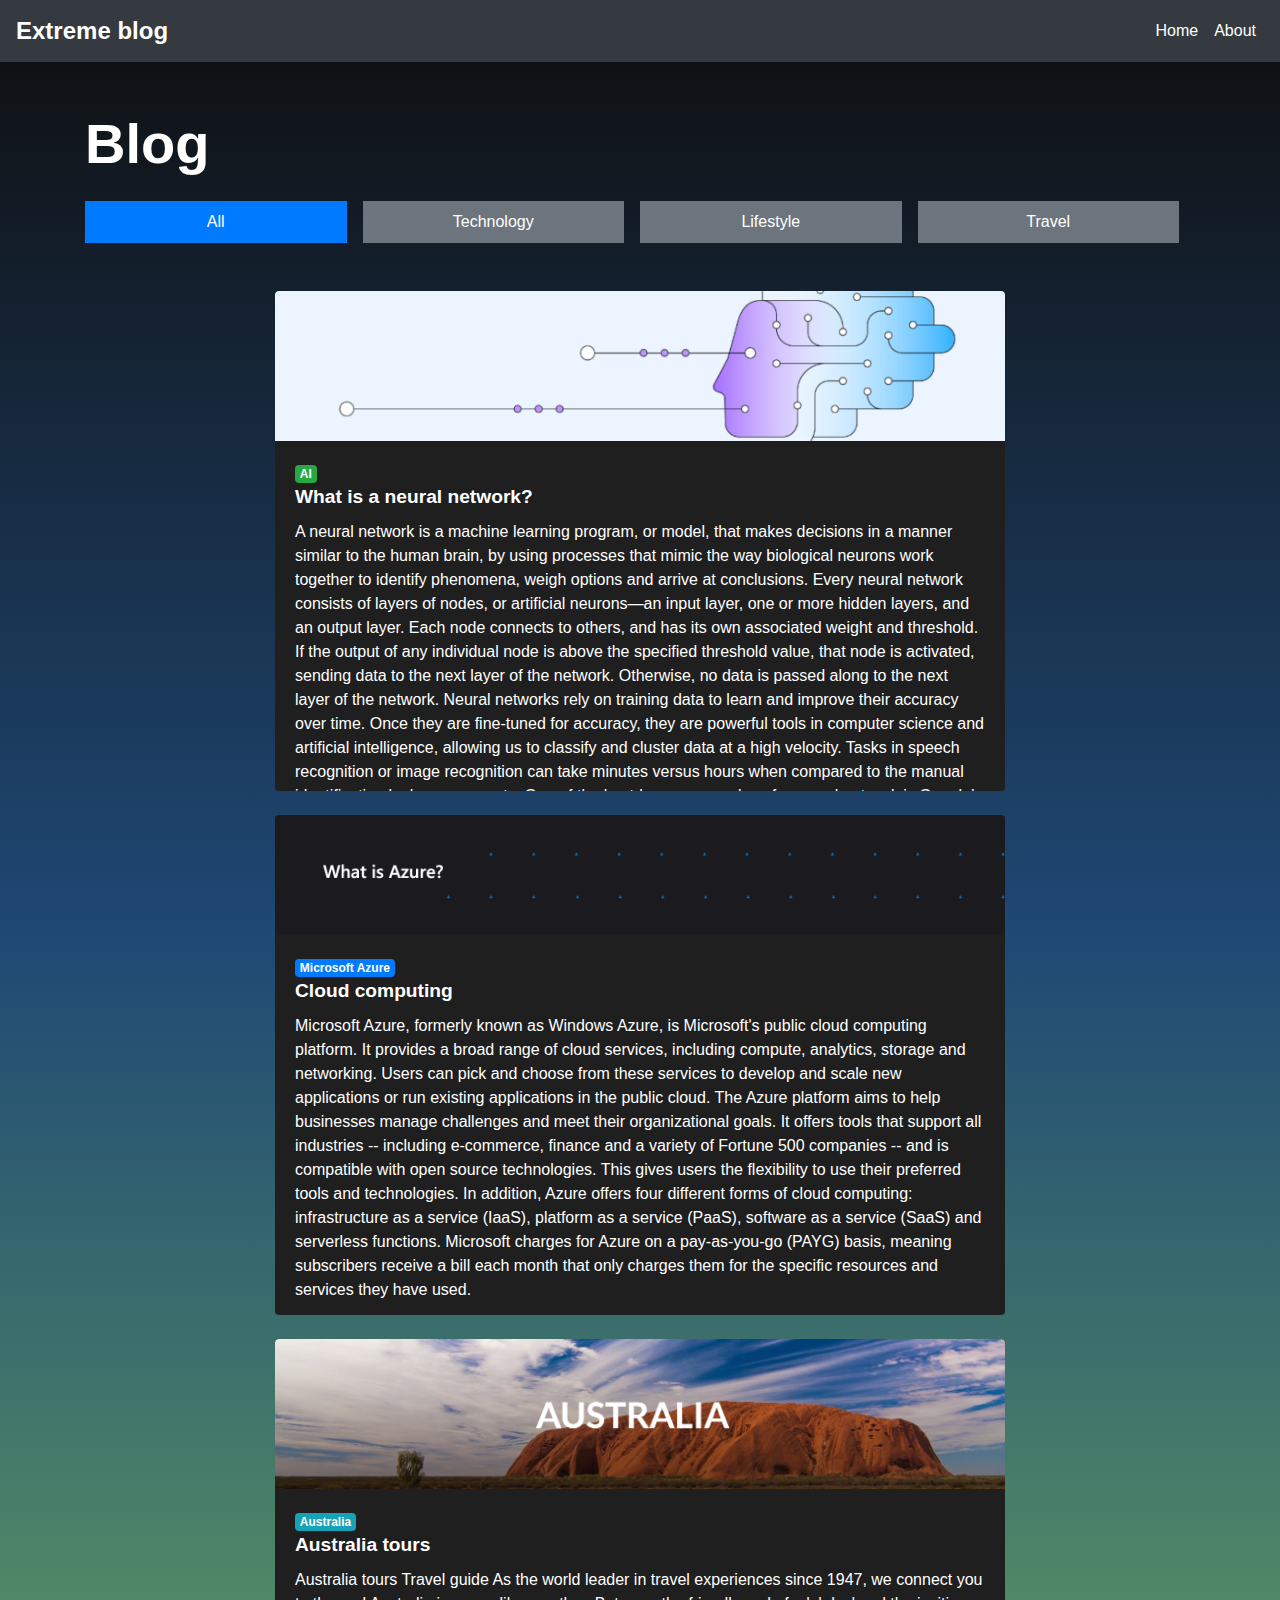
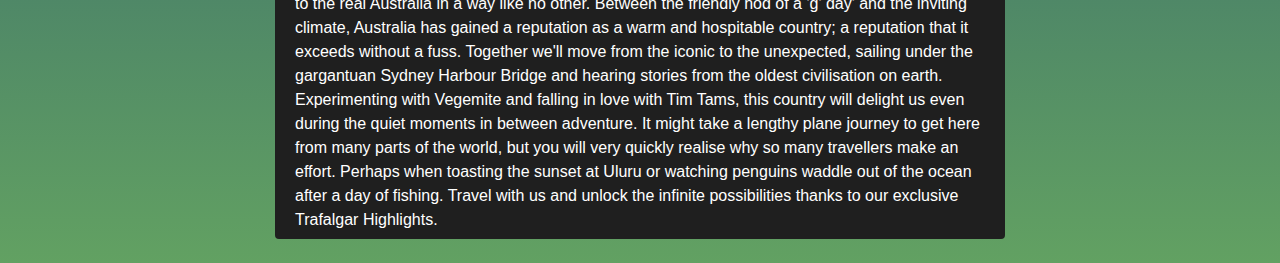
<file: index.html>
<!DOCTYPE html>
<html lang="en">
    <head>
        <meta charset="UTF-8">
        <meta name="viewport" content="width=device-width, initial-scale=1.0">
        <title>Blog</title>
        <link rel="icon" href="/images/logo.png" type="image/x-icon"> <!-- Assuming favicon.ico is in the root directory -->
        <link href="https://stackpath.bootstrapcdn.com/bootstrap/4.5.2/css/bootstrap.min.css" rel="stylesheet">
        <link rel="stylesheet" href="css/styles.css">
    </head>
<body>
    <nav class="navbar navbar-expand-lg navbar-dark bg-dark">
        <a class="navbar-brand" href="#">Extreme blog</a>
        <button class="navbar-toggler" type="button" data-toggle="collapse" data-target="#navbarNav" aria-controls="navbarNav" aria-expanded="false" aria-label="Toggle navigation">
            <span class="navbar-toggler-icon"></span>
        </button>
        <div class="collapse navbar-collapse" id="navbarNav">
            <ul class="navbar-nav ml-auto">
                <li class="nav-item active">
                    <a class="nav-link" href="#">Home</a>
                </li>
                <li class="nav-item">
                    <a class="nav-link" href="/about.html">About</a>
                </li>
            </ul>
        </div>
    </nav>

    <div class="container mt-5">
        <h1 class="display-4 text-white">Blog</h1>
        <nav class="nav nav-pills nav-justified mt-4">
            <a class="nav-link btn btn-primary" href="#">All</a>
            <a class="nav-link btn btn-secondary" href="#">Technology</a>
            <a class="nav-link btn btn-secondary" href="#">Lifestyle</a>
            <a class="nav-link btn btn-secondary" href="#">Travel</a>
        </nav>

        <div class="mt-5 row justify-content-center mb-10">
            <div class="col-md-8">
                <div class="card mb-4">
                    <img src="images/n.png" class="card-img-top" alt="...">
                    <div class="card-body">
                        <span class="badge badge-success">AI</span>
                        <h5 class="card-title">What is a neural network?</h5>
                        <p>A neural network is a machine learning program, or model, that makes decisions in a manner similar to the human brain, by using processes that mimic the way biological neurons work together to identify phenomena, weigh options and arrive at conclusions.
                            Every neural network consists of layers of nodes, or artificial neurons—an input layer, one or more hidden layers, and an output layer. Each node connects to others, and has its own associated weight and threshold. If the output of any individual node is above the specified threshold value, that node is activated, sending data to the next layer of the network. Otherwise, no data is passed along to the next layer of the network.
                            Neural networks rely on training data to learn and improve their accuracy over time. Once they are fine-tuned for accuracy, they are powerful tools in computer science and artificial intelligence, allowing us to classify and cluster data at a high velocity. Tasks in speech recognition or image recognition can take minutes versus hours when compared to the manual identification by human experts.
                            One of the best-known examples of a neural network is Google’s search algorithm.
                            Neural networks are sometimes called artificial neural networks (ANNs) or simulated neural networks (SNNs). They are a subset of machine learning, and at the heart of deep learning models.
                        </p>
                        <p class="card-text">04/09/23 · IBM</p>
                    </div>
                </div>
            </div>
            <div class="col-md-8">
                <div class="card mb-4">
                    <img src="images/s.png" class="card-img-top" alt="...">
                    <div class="card-body">
                        <span class="badge badge-primary">Microsoft Azure</span>
                        <h5 class="card-title">Cloud computing</h5>
                        <p>Microsoft Azure, formerly known as Windows Azure, is Microsoft's public cloud computing platform. It provides a broad range of cloud services, including compute, analytics, storage and networking. Users can pick and choose from these services to develop and scale new applications or run existing applications in the public cloud.

                            The Azure platform aims to help businesses manage challenges and meet their organizational goals. It offers tools that support all industries -- including e-commerce, finance and a variety of Fortune 500 companies -- and is compatible with open source technologies. This gives users the flexibility to use their preferred tools and technologies. In addition, Azure offers four different forms of cloud computing: infrastructure as a service (IaaS), platform as a service (PaaS), software as a service (SaaS) and serverless functions.

                            Microsoft charges for Azure on a pay-as-you-go (PAYG) basis, meaning subscribers receive a bill each month that only charges them for the specific resources and services they have used.</p>
                        <p class="card-text">28/08/23 · AZURE</p>
                    </div>
                </div>
            </div>
            <div class="col-md-8">
                <div class="card mb-4">
                    <img src="images/australia.png" class="card-img-top" alt="...">
                    <div class="card-body">
                        <span class="badge badge-info">Australia</span>
                        <h5 class="card-title">Australia tours</h5>
                        <p>
                            Australia tours
                            Travel guide
                            As the world leader in travel experiences since 1947, we connect you to the real Australia in a way like no other. Between the friendly nod of a 'g' day' and the inviting climate, Australia has gained a reputation as a warm and hospitable country; a reputation that it exceeds without a fuss. Together we'll move from the iconic to the unexpected, sailing under the gargantuan Sydney Harbour Bridge and hearing stories from the oldest civilisation on earth. Experimenting with Vegemite and falling in love with Tim Tams, this country will delight us even during the quiet moments in between adventure. It might take a lengthy plane journey to get here from many parts of the world, but you will very quickly realise why so many travellers make an effort. Perhaps when toasting the sunset at Uluru or watching penguins waddle out of the ocean after a day of fishing. Travel with us and unlock the infinite possibilities thanks to our exclusive Trafalgar Highlights.
                        </p>
                        <p class="card-text">21/08/23 · Travel</p>
                    </div>
                </div>
            </div>
        </div>
    </div>

    <script src="https://code.jquery.com/jquery-3.5.1.slim.min.js"></script>
    <script src="https://cdn.jsdelivr.net/npm/@popperjs/core@2.5.4/dist/umd/popper.min.js"></script>
    <script src="https://stackpath.bootstrapcdn.com/bootstrap/4.5.2/js/bootstrap.min.js"></script>
</body>
</html>
</file>
<file: css/styles.css>
body {
    background: linear-gradient(to bottom, #0e0e0e, #1f4874, #62a162);
    color: #ffffff;
height: 100%;
}

.navbar-brand {
    font-size: 1.5rem;
    font-weight: bold;
}

.navbar-nav .nav-link {
    color: #ffffff !important;
    font-size: 1rem;
}

.navbar-nav .btn {
    margin-left: 1rem;
}

.display-4 {
    font-weight: bold;
}

.nav-pills .nav-link {
    color: #ffffff;
    border-radius: 0;
    margin-right: 1rem;
}

.nav-pills .nav-link.active {
    background-color: #007bff;
}

.card {
    background-color: #1f1f1f;
    border: none;
}

.card-title {
    font-size: 1.2rem;
    font-weight: bold;
}

.card-text {
    color: #b3b3b3;
}

.badge {
    margin-right: 0.5rem;
}

@media (max-width: 767.98px) {
    .nav-pills {
        flex-direction: column;
    }
}
.about-section {
    background-image: url('/images/c.png');
    background-size: cover;
}

.card {
    width: 100%;
    margin-bottom: 20px;
    max-height: 500px; /* Set your desired max height */
    overflow: hidden; /* Hide overflow content */
}
.card-img-top {
    max-height: 150px; /* Adjust image height as needed */
    object-fit: cover; /* Ensure image covers the area */
}
@media (min-width: 768px) {
    .card {
        /* width: 80%;  */
        margin: 0 auto 20px auto;
    }
}
.card-body {
    overflow: auto; /* Allow scrolling for text overflow */
}

footer {
    background-color: #343a40;
    color: #ffffff;
    padding: 1rem;
    text-align: center;
    position: fixed;
    bottom: 0;
    left: 0;
    width: 100%;
}
.about-body{
height: 100vh;
}
</file>
